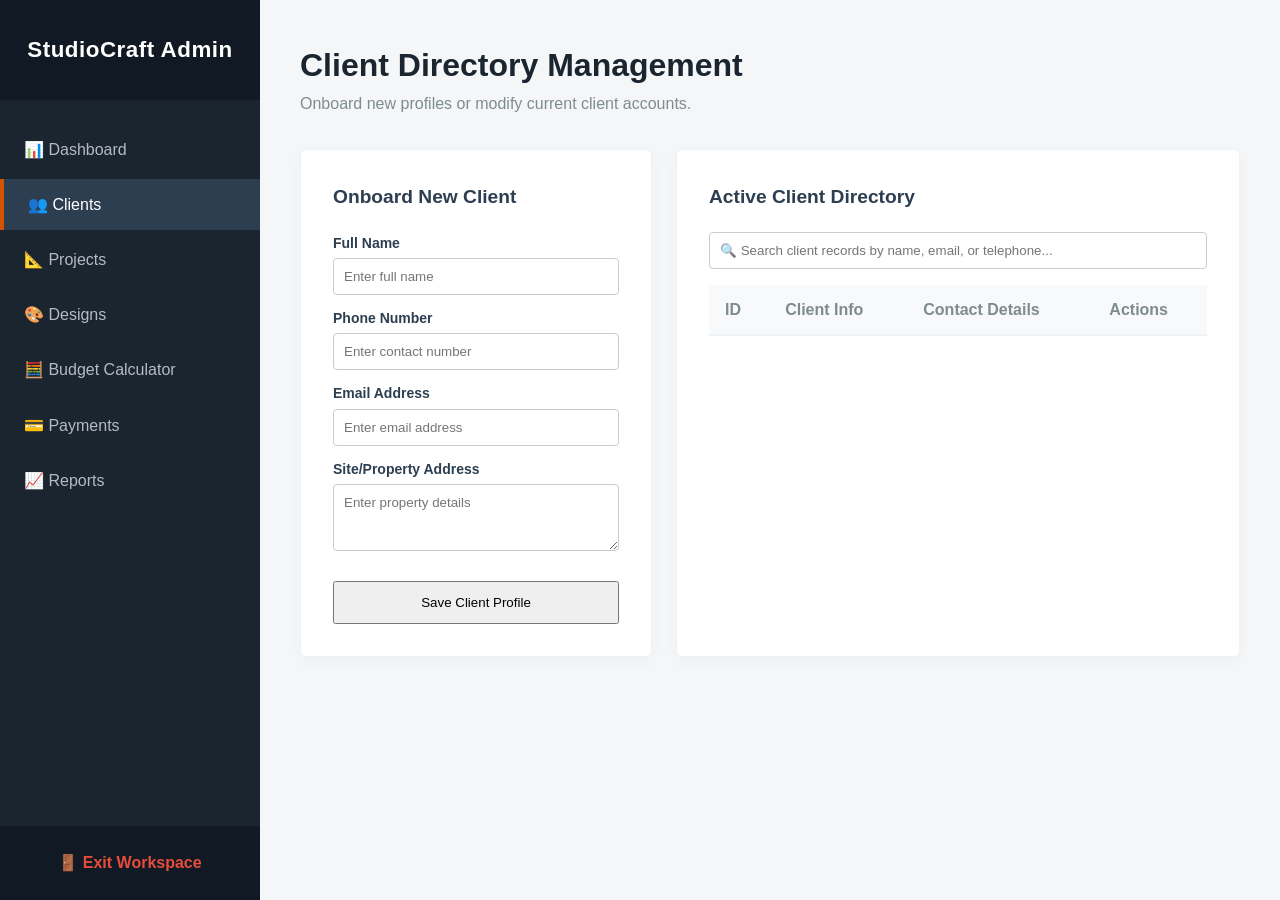
<file: clients.html>
<!DOCTYPE html>
<html lang="en">
<head>
    <meta charset="UTF-8">
    <meta name="viewport" content="width=device-width, initial-scale=1.0">
    <title>Client Management - Studio Workspace</title>
    <link rel="stylesheet" href="style.css">
    <style>
        /* Specific layouts to keep Client management looking professional */
        .workspace-split {
            display: flex;
            gap: 24px;
            flex-wrap: wrap;
            margin-top: 20px;
        }
        .form-side {
            flex: 1 1 320px;
            max-width: 400px;
        }
        .table-side {
            flex: 2 1 500px;
        }
        .search-container {
            margin-bottom: 16px;
            display: flex;
            gap: 10px;
        }
        .search-container input {
            flex: 1;
            padding: 10px;
            border: 1px solid #ccc;
            border-radius: 4px;
        }
        .form-box-layout input, .form-box-layout textarea {
            width: 100%;
            padding: 10px;
            margin-bottom: 12px;
            border: 1px solid #ccc;
            border-radius: 4px;
            box-sizing: border-box;
        }
        .form-box-layout label {
            font-weight: 600;
            display: block;
            margin-bottom: 4px;
            font-size: 14px;
        }
        .btn-action {
            padding: 6px 12px;
            border: none;
            border-radius: 4px;
            cursor: pointer;
            font-size: 13px;
            font-weight: 600;
        }
        .btn-edit { background-color: #f39c12; color: white; margin-right: 4px; }
        .btn-delete { background-color: #e74c3c; color: white; }
    </style>
</head>
<body class="dashboard-body">

    <!-- Workspace Sidebar Panel Layout -->
    <aside class="sidebar">
        <div class="sidebar-brand">StudioCraft Admin</div>
        <ul class="sidebar-menu">
            <li><a href="dashboard.html">📊 Dashboard</a></li>
            <li><a href="clients.html" class="active">👥 Clients</a></li>
            <li><a href="projects.html">📐 Projects</a></li>
            <li><a href="#">🎨 Designs</a></li>
            <li><a href="#">🧮 Budget Calculator</a></li>
            <li><a href="#">💳 Payments</a></li>
            <li><a href="#">📈 Reports</a></li>
        </ul>
        <div class="sidebar-footer">
            <a href="home.html">🚪 Exit Workspace</a>
        </div>
    </aside>

    <!-- Main Workspace Content Panel -->
    <main class="dashboard-main">
        <div class="workspace-header">
            <h2>Client Directory Management</h2>
            <p>Onboard new profiles or modify current client accounts.</p>
        </div>

        <div class="workspace-split">
            <!-- Left Side: Registration / Editing Form -->
            <section class="form-side data-box">
                <h3 id="formTitle">Onboard New Client</h3>
                <form id="clientForm" class="form-box-layout">
                    <input type="hidden" id="clientId">
                    
                    <label for="clientName">Full Name</label>
                    <input type="text" id="clientName" placeholder="Enter full name" required>

                    <label for="clientPhone">Phone Number</label>
                    <input type="tel" id="clientPhone" placeholder="Enter contact number" required>

                    <label for="clientEmail">Email Address</label>
                    <input type="email" id="clientEmail" placeholder="Enter email address" required>

                    <label for="clientAddress">Site/Property Address</label>
                    <textarea id="clientAddress" rows="3" placeholder="Enter property details" required></textarea>

                    <button type="submit" id="submitBtn" class="btn btn-primary" style="width: 100%; padding: 12px; margin-top: 10px;">Save Client Profile</button>
                    <button type="button" id="cancelBtn" class="btn" style="width: 100%; padding: 10px; margin-top: 8px; display: none; background-color: #7f8c8d; color: white;">Cancel Edit</button>
                </form>
            </section>

            <!-- Right Side: Search and Directory Table Grid -->
            <section class="table-side data-box">
                <h3>Active Client Directory</h3>
                
                <div class="search-container">
                    <input type="text" id="searchBar" placeholder="🔍 Search client records by name, email, or telephone..." onkeyup="searchClients()">
                </div>

                <table class="dashboard-table">
                    <thead>
                        <tr>
                            <th>ID</th>
                            <th>Client Info</th>
                            <th>Contact Details</th>
                            <th>Actions</th>
                        </tr>
                    </thead>
                    <tbody id="clientTableBody">
                        <!-- Javascript will automatically render client accounts here -->
                    </tbody>
                </table>
            </section>
        </div>
    </main>

    <script src="clients.js?v=2"></script>
</body>
</html>
</file>
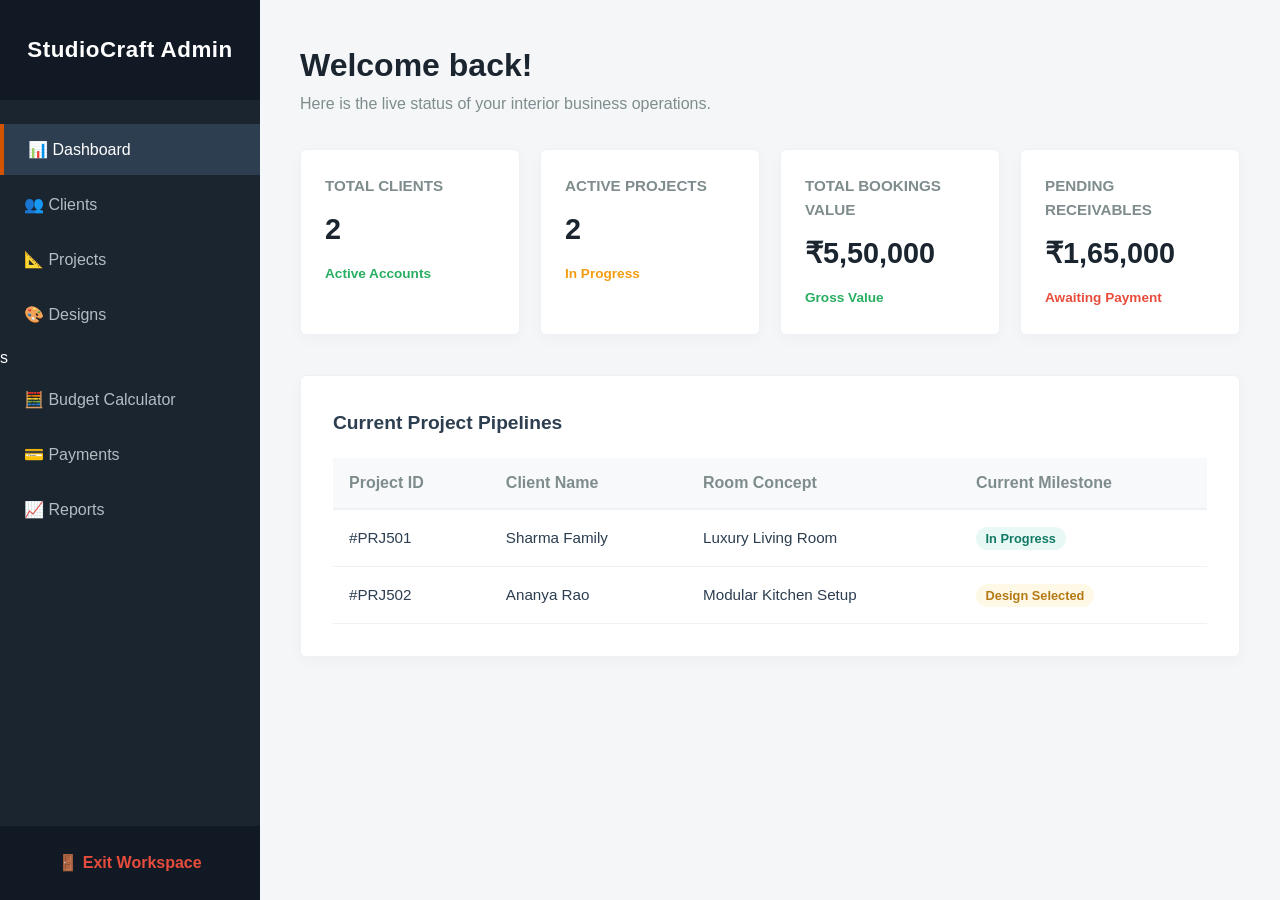
<file: dashboard.html>
<!DOCTYPE html>
<html lang="en">
<head>
    <meta charset="UTF-8">
    <meta name="viewport" content="width=device-width, initial-scale=1.0">
    <title>Designer Dashboard - Studio Workspace</title>
    <!-- Import your existing unified project styles -->
    <link rel="stylesheet" href="style.css?v=2">

</head>
<body class="dashboard-body">

    <!-- Workspace Sidebar Panel Layout -->
    <!-- Workspace Sidebar Panel Layout -->
<aside class="sidebar">
    <div class="sidebar-brand">StudioCraft Admin</div>
    <ul class="sidebar-menu">
        <li><a href="dashboard.html" class="active">📊 Dashboard</a></li>
        <li><a href="clients.html">👥 Clients</a></li>
        <li><a href="projects.html">📐 Projects</a></li>
        <li><a href="#">🎨 Designs</a></li>s
        <li><a href="#">🧮 Budget Calculator</a></li>
        <li><a href="#">💳 Payments</a></li>
        <li><a href="#">📈 Reports</a></li>
    </ul>
    <div class="sidebar-footer">
        <a href="home.html" id="logoutBtn">🚪 Exit Workspace</a>
    </div>
</aside>


    <!-- Main Live Workspace Panel View -->
    <main class="dashboard-main">
        <div class="workspace-header">
            <h2 id="welcomeHeading">Welcome back!</h2>
            <p>Here is the live status of your interior business operations.</p>
        </div>

        <!-- Operational Metrics Cards Grid Layout -->
        <section class="metrics-grid">
            <div class="metric-card">
                <h3>Total Clients</h3>
                <div class="number" id="dashTotalClients">0</div>
                <span class="status-up">Active Accounts</span>
            </div>
            <div class="metric-card">
                <h3>Active Projects</h3>
                <div class="number" id="dashActiveProjects">0</div>
                <span class="status-pending">In Progress</span>
            </div>
            <div class="metric-card">
                <h3>Total Bookings Value</h3>
                <div class="number" id="dashTotalBudget">₹0</div>
                <span class="status-up">Gross Value</span>
            </div>
            <div class="metric-card">
                <h3>Pending Receivables</h3>
                <div class="number" id="dashPendingPayments">₹0</div>
                <span class="status-alert">Awaiting Payment</span>
            </div>
        </section>

        <!-- Current Operational Projects Pipeline Container -->
        <section class="data-box">
            <h3>Current Project Pipelines</h3>
            <table class="dashboard-table">
                <thead>
                    <tr>
                        <th>Project ID</th>
                        <th>Client Name</th>
                        <th>Room Concept</th>
                        <th>Current Milestone</th>
                    </tr>
                </thead>
                <tbody id="dashProjectTableBody">
                    <!-- Dynamic client assignment pipelines injected here by JS -->
                </tbody>
            </table>
        </section>
    </main>

    <!-- Initialize Dashboard Automation Controls -->
    <script src="dashboard.js"></script>
</body>
</html>
</file>
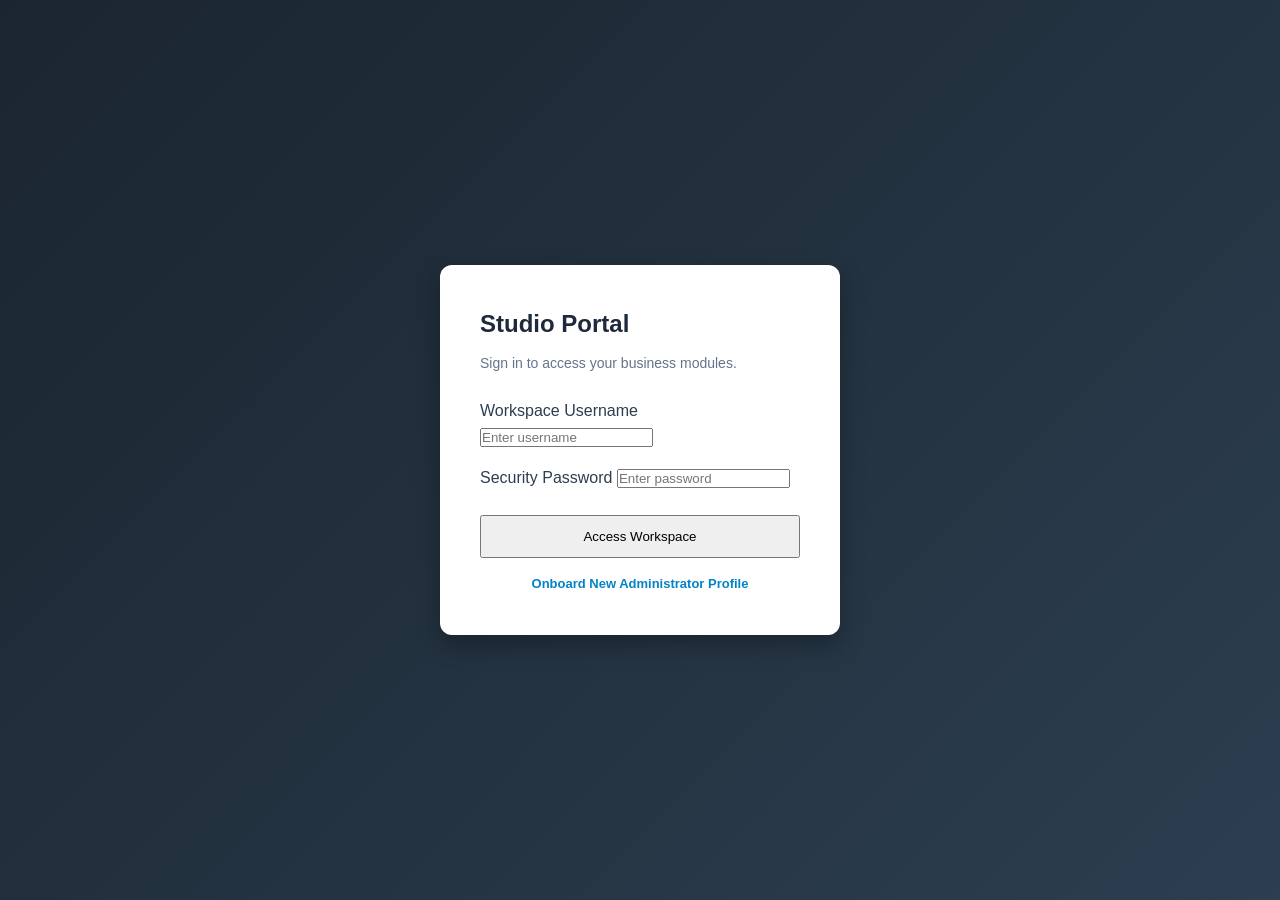
<file: login.html>
<!DOCTYPE html>
<html lang="en">
<head>
    <meta charset="UTF-8">
    <meta name="viewport" content="width=device-width, initial-scale=1.0">
    <title>Workspace Portal - Studio Admin</title>
    <!-- Links clean structural design styles -->
    <link rel="stylesheet" href="style.css">
    <style>
        /* Small unique centered adjustments for Auth windows specifically */
        body {
            justify-content: center;
            align-items: center;
            background: linear-gradient(135deg, #0f172a 0%, #1e293b 100%);
        }
        .auth-card {
            background: white;
            padding: 40px;
            border-radius: 12px;
            width: 100%;
            max-width: 400px;
            box-shadow: 0 10px 25px rgba(0,0,0,0.3);
        }
        .auth-card h2 {
            margin-bottom: 8px;
            color: #1e293b;
            font-weight: 700;
        }
        .auth-card p {
            color: #64748b;
            font-size: 14px;
            margin-bottom: 24px;
        }
        .auth-link {
            display: block;
            margin-top: 16px;
            text-align: center;
            font-size: 13px;
            color: #0284c7;
            text-decoration: none;
            font-weight: 600;
        }
        .auth-link:hover { text-decoration: underline; }
    </style>
</head>
<body class = "auth-body">

    <div class="auth-card">
        <h2>Studio Portal</h2>
        <p>Sign in to access your business modules.</p>
        
        <form id="loginForm">
            <div class="form-group" style="margin-bottom: 16px;">
                <label for="loginUsername">Workspace Username</label>
                <input type="text" id="loginUsername" placeholder="Enter username" required>
            </div>
            <div class="form-group" style="margin-bottom: 24px;">
                <label for="loginPassword">Security Password</label>
                <input type="password" id="loginPassword" placeholder="Enter password" required>
            </div>
            <button type="submit" class="btn btn-primary" style="width: 100%; padding: 12px;">Access Workspace</button>
        </form>

        <a href="register.html" class="auth-link">Onboard New Administrator Profile</a>
    </div>

    <!-- Injecting authentication management script -->
    <script src="auth.js"></script>
</body>
</html>
</file>
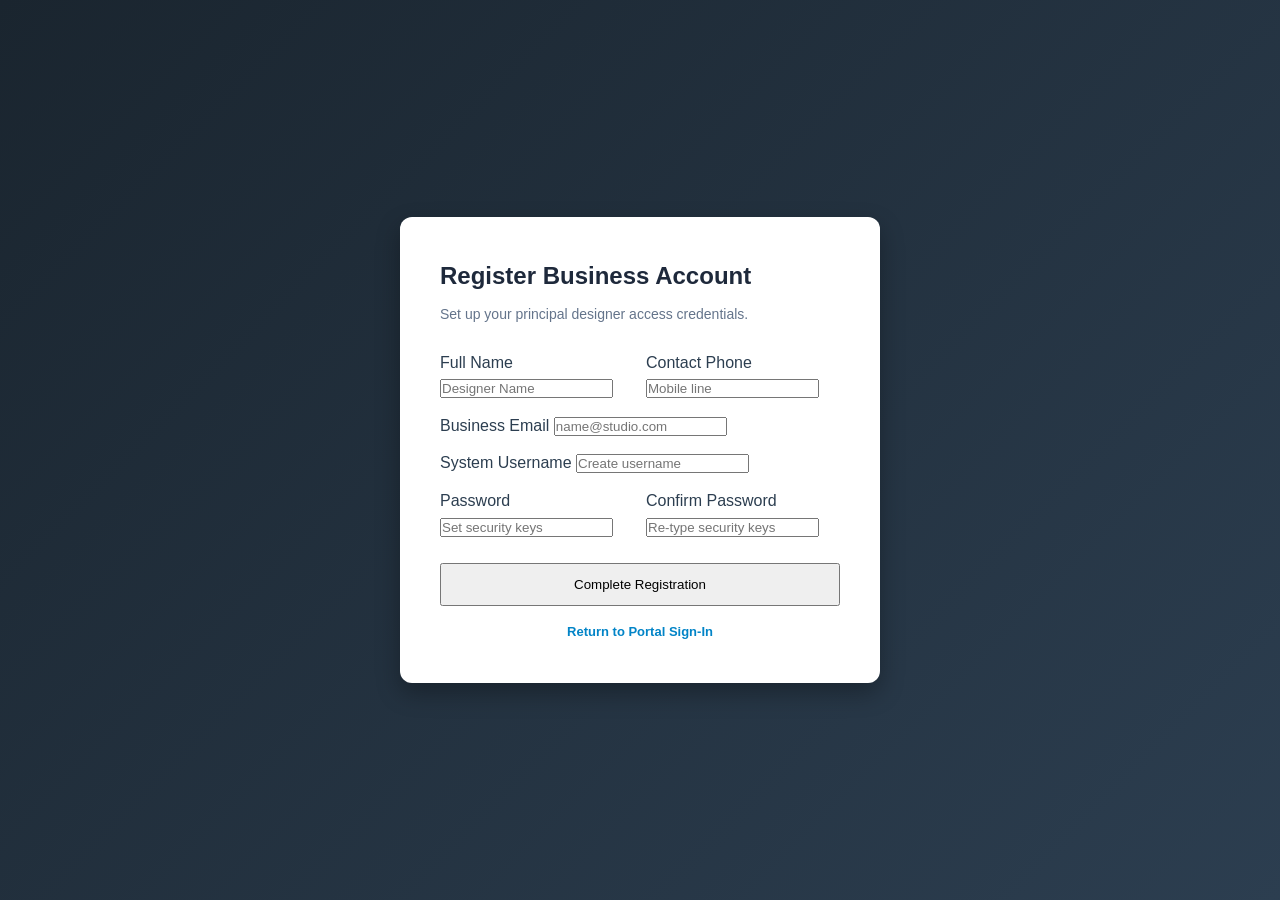
<file: register.html>
<!DOCTYPE html>
<html lang="en">
<head>
    <meta charset="UTF-8">
    <meta name="viewport" content="width=device-width, initial-scale=1.0">
    <title>Administrator Registration - Studio Workspace</title>
    <link rel="stylesheet" href="style.css">
    <style>
        body {
            justify-content: center;
            align-items: center;
            background: linear-gradient(135deg, #0f172a 0%, #1e293b 100%);
        }
        .auth-card {
            background: white;
            padding: 40px;
            border-radius: 12px;
            width: 100%;
            max-width: 480px;
            box-shadow: 0 10px 25px rgba(0,0,0,0.3);
        }
        .auth-card h2 {
            margin-bottom: 8px;
            color: #1e293b;
            font-weight: 700;
        }
        .auth-card p {
            color: #64748b;
            font-size: 14px;
            margin-bottom: 24px;
        }
        .auth-link {
            display: block;
            margin-top: 16px;
            text-align: center;
            font-size: 13px;
            color: #0284c7;
            text-decoration: none;
            font-weight: 600;
        }
        .auth-link:hover { text-decoration: underline; }
    </style>
</head>
<body class = "auth-body">

    <div class="auth-card">
        <h2>Register Business Account</h2>
        <p>Set up your principal designer access credentials.</p>
        
        <form id="registerForm">
            <div style="display: grid; grid-template-columns: 1fr 1fr; gap: 12px; margin-bottom: 12px;">
                <div class="form-group">
                    <label for="regName">Full Name</label>
                    <input type="text" id="regName" placeholder="Designer Name" required>
                </div>
                <div class="form-group">
                    <label for="regPhone">Contact Phone</label>
                    <input type="tel" id="regPhone" placeholder="Mobile line" required>
                </div>
            </div>
            
            <div class="form-group" style="margin-bottom: 12px;">
                <label for="regEmail">Business Email</label>
                <input type="email" id="regEmail" placeholder="name@studio.com" required>
            </div>
            
            <div class="form-group" style="margin-bottom: 12px;">
                <label for="regUsername">System Username</label>
                <input type="text" id="regUsername" placeholder="Create username" required>
            </div>
            
            <div style="display: grid; grid-template-columns: 1fr 1fr; gap: 12px; margin-bottom: 24px;">
                <div class="form-group">
                    <label for="regPassword">Password</label>
                    <input type="password" id="regPassword" placeholder="Set security keys" required>
                </div>
                <div class="form-group">
                    <label for="regConfirmPassword">Confirm Password</label>
                    <input type="password" id="regConfirmPassword" placeholder="Re-type security keys" required>
                </div>
            </div>
            
            <button type="submit" class="btn btn-primary" style="width: 100%; padding: 12px;">Complete Registration</button>
        </form>

        <a href="login.html" class="auth-link">Return to Portal Sign-In</a>
    </div>

    <script src="auth.js"></script>
</body>
</html>
</file>
<file: style.css>
/* General Reset */
* {
    margin: 0;
    padding: 0;
    box-sizing: border-box;
    font-family: 'Segoe UI', Tahoma, Geneva, Verdana, sans-serif;
}

body {
    background-color: #fcfcfc;
    color: #2c3e50;
    line-height: 1.6;
}

/* Navigation Bar */
.navbar {
    display: flex;
    justify-content: space-between;
    align-items: center;
    background-color: #1a252f;
    padding: 1.2rem 3rem;
    position: fixed;
    width: 100%;
    top: 0;
    left: 0;
    z-index: 1000;
}

.logo {
    color: #fff;
    font-size: 1.6rem;
    font-weight: 700;
    letter-spacing: 1px;
}

.nav-links {
    list-style: none;
    display: flex;
    align-items: center;
}

.nav-links li {
    margin-left: 25px;
}

.nav-links a {
    color: #b4bcc2;
    text-decoration: none;
    font-weight: 500;
    transition: color 0.3s;
}

.nav-links a:hover {
    color: #fff;
}

.btn-nav {
    background-color: #d35400;
    padding: 0.6rem 1.2rem;
    border-radius: 4px;
    color: #fff !important;
}

/* Hero Section */
.hero {
    background: linear-gradient(rgba(26, 37, 47, 0.75), rgba(26, 37, 47, 0.75)), url('interior home pic.jpeg') no-repeat center center/cover;
    height: 85vh;
    display: flex;
    justify-content: center;
    align-items: center;
    text-align: center;
    color: #fff;
    padding: 0 1.5rem;
    margin-top: 60px;
}

.hero-content h1 {
    font-size: 3rem;
    margin-bottom: 1.2rem;
    font-weight: 700;
}

.hero-content p {
    font-size: 1.25rem;
    max-width: 700px;
    margin: 0 auto 2.5rem auto;
    color: #eaeded;
}

.btn-main {
    background-color: #d35400;
    color: #fff;
    padding: 0.8rem 2rem;
    text-decoration: none;
    font-size: 1.1rem;
    font-weight: 600;
    border-radius: 4px;
    transition: background 0.3s, transform 0.2s;
    display: inline-block;
}

.btn-main:hover {
    background-color: #e67e22;
    transform: translateY(-2px);
}

/* Common Section Headers */
.services, .showcase, .about {
    padding: 5rem 2rem;
    text-align: center;
}

.services h2, .showcase h2, .about h2 {
    font-size: 2.2rem;
    margin-bottom: 1rem;
    color: #1a252f;
    position: relative;
}

.section-subtitle {
    color: #7f8c8d;
    margin-bottom: 3rem;
    font-size: 1.1rem;
}

/* Services / Features Section */
.card-container {
    display: flex;
    justify-content: center;
    gap: 30px;
    flex-wrap: wrap;
    margin-top: 2rem;
}

.card {
    background: #fff;
    padding: 2.5rem 2rem;
    border-radius: 8px;
    box-shadow: 0 10px 30px rgba(0,0,0,0.05);
    max-width: 320px;
    text-align: center;
    transition: transform 0.3s;
    border: 1px solid #f0f0f0;
}

.card:hover {
    transform: translateY(-5px);
}

.card-icon {
    font-size: 2.5rem;
    margin-bottom: 1rem;
}

.card h3 {
    margin-bottom: 1rem;
    color: #1a252f;
    font-size: 1.4rem;
}

.card p {
    color: #7f8c8d;
    font-size: 0.95rem;
}

/* Showcase Section with Live Images */
.showcase {
    background-color: #f8f9fa;
}

.image-grid {
    display: flex;
    justify-content: center;
    gap: 20px;
    flex-wrap: wrap;
    max-width: 1100px;
    margin: 0 auto;
}

.grid-item {
    position: relative;
    flex: 1 1 300px;
    max-width: 350px;
    height: 250px;
    border-radius: 8px;
    overflow: hidden;
    box-shadow: 0 8px 20px rgba(0,0,0,0.1);
}

.grid-item img {
    width: 100%;
    height: 100%;
    object-fit: cover;
    transition: transform 0.5s;
}

.grid-item:hover img {
    transform: scale(1.1);
}

.img-overlay {
    position: absolute;
    bottom: 0;
    left: 0;
    width: 100%;
    background: linear-gradient(transparent, rgba(0,0,0,0.8));
    padding: 1.5rem;
    box-sizing: border-box;
    text-align: left;
}

.img-overlay h4 {
    color: #fff;
    font-size: 1.2rem;
    font-weight: 600;
}

/* About Section */
.about p {
    max-width: 750px;
    margin: 0 auto;
    font-size: 1.15rem;
    color: #566573;
}

/* Footer */
footer {
    background-color: #1a252f;
    color: #7f8c8d;
    text-align: center;
    padding: 2rem;
    font-size: 0.95rem;
    border-top: 1px solid #2c3e50;
}

/* ==========================================================================
   Authentication Pages (Login & Register) Styles
   ========================================================================== */
/* ==========================================================================
   Authentication Pages (Login & Register) Styles
   ========================================================================== */
.auth-body {
    background: linear-gradient(135deg, #1a252f 0%, #2c3e50 100%);
    display: flex;
    justify-content: center; /* Centers horizontally */
    align-items: center;     /* Centers vertically */
    min-height: 100vh;       /* Takes up full viewport height */
    margin: 0;               /* Removes default browser margins */
    padding: 2rem 1rem;
    box-sizing: border-box;
}


.auth-container {
    background: #fff;
    padding: 3rem 2.5rem;
    border-radius: 8px;
    box-shadow: 0 15px 35px rgba(0,0,0,0.2);
    width: 100%;
    max-width: 420px;
    text-align: center;
}

.auth-container h2 {
    color: #1a252f;
    font-size: 2rem;
    margin-bottom: 0.5rem;
}

.auth-subtitle {
    color: #7f8c8d;
    font-size: 0.95rem;
    margin-bottom: 2rem;
}

.input-group {
    text-align: left;
    margin-bottom: 1.25rem;
}

.input-group label {
    display: block;
    font-size: 0.9rem;
    font-weight: 600;
    margin-bottom: 0.4rem;
    color: #2c3e50;
}

.input-group input {
    width: 100%;
    padding: 0.75rem 1rem;
    border: 1px solid #ccc;
    border-radius: 4px;
    font-size: 0.95rem;
    outline: none;
    transition: border-color 0.3s;
    box-sizing: border-box;
}

.input-group input:focus {
    border-color: #d35400;
}

.btn-auth {
    width: 100%;
    background-color: #d35400;
    color: #fff;
    padding: 0.8rem;
    border: none;
    border-radius: 4px;
    font-size: 1.1rem;
    font-weight: 600;
    cursor: pointer;
    transition: background 0.3s;
    margin-top: 1rem;
}

.btn-auth:hover {
    background-color: #e67e22;
}

.auth-footer {
    margin-top: 1.5rem;
    font-size: 0.9rem;
    color: #566573;
}

.auth-footer a, .auth-back a {
    color: #d35400;
    text-decoration: none;
    font-weight: 600;
}

.auth-footer a:hover, .auth-back a:hover {
    text-decoration: underline;
}

.auth-back {
    margin-top: 1rem;
    font-size: 0.85rem;
}

/* ==========================================================================
   Dashboard Workspace Grid Layout Styles
   ========================================================================== */
.dashboard-body {
    display: flex;
    background-color: #f4f6f8;
    min-height: 100vh;
    color: #2c3e50;
}

/* Sidebar Styling */
/* Sidebar Styling Fix */
.sidebar {
    width: 260px;
    background-color: #1a252f;
    color: #fff;
    display: flex;
    flex-direction: column;
    position: fixed;
    height: 100vh;
    top: 0;
    left: 0;
    z-index: 10;
}

.sidebar-brand {
    padding: 2rem 1.5rem;
    font-size: 1.4rem;
    font-weight: 700;
    background-color: #111a24;
    letter-spacing: 0.5px;
    text-align: center;
}

.sidebar-menu {
    list-style: none;
    padding: 1.5rem 0;
    flex-grow: 1;
    display: flex;
    flex-direction: column;
    gap: 4px; /* Balanced gap between menu items */
}

.sidebar-menu li {
    width: 100%;
}

.sidebar-menu li a {
    display: flex;
    align-items: center;
    gap: 12px; /* Spaces out your icons nicely from text */
    padding: 0.8rem 1.5rem;
    color: #b4bcc2;
    text-decoration: none;
    font-weight: 500;
    transition: all 0.3s;
    width: 100%;
    box-sizing: border-box;
}

.sidebar-menu li a:hover, .sidebar-menu li a.active {
    color: #fff;
    background-color: #2c3e50;
    border-left: 4px solid #d35400;
}

.sidebar-footer {
    padding: 1.5rem;
    background-color: #111a24;
    text-align: center;
}

.sidebar-footer a {
    color: #e74c3c;
    text-decoration: none;
    font-weight: 600;
    display: flex;
    align-items: center;
    justify-content: center;
    gap: 8px;
}


/* Main Content Workspace */
.dashboard-main {
    margin-left: 260px;
    padding: 2.5rem;
    width: calc(100% - 260px);
    box-sizing: border-box;
}

.workspace-header {
    margin-bottom: 2rem;
}

.workspace-header h2 {
    font-size: 2rem;
    color: #1a252f;
}

.workspace-header p {
    color: #7f8c8d;
}

/* Operational Metrics Cards Grid */
.metrics-grid {
    display: flex;
    gap: 20px;
    flex-wrap: wrap;
    margin-bottom: 2.5rem;
}

.metric-card {
    background: #fff;
    padding: 1.5rem;
    border-radius: 6px;
    box-shadow: 0 4px 15px rgba(0,0,0,0.03);
    flex: 1 1 220px;
    border: 1px solid #eef1f5;
}

.metric-card h3 {
    font-size: 0.95rem;
    color: #7f8c8d;
    text-transform: uppercase;
    margin-bottom: 0.5rem;
}

.metric-card .number {
    font-size: 1.8rem;
    font-weight: 700;
    color: #1a252f;
    margin-bottom: 0.5rem;
}

.status-up { color: #27ae60; font-size: 0.85rem; font-weight: 600; }
.status-pending { color: #f39c12; font-size: 0.85rem; font-weight: 600; }
.status-alert { color: #e74c3c; font-size: 0.85rem; font-weight: 600; }

/* Dashboard Tables and Data Containers */
.data-box {
    background: #fff;
    padding: 2rem;
    border-radius: 6px;
    box-shadow: 0 4px 15px rgba(0,0,0,0.03);
    border: 1px solid #eef1f5;
}

.data-box h3 {
    margin-bottom: 1.2rem;
    font-size: 1.2rem;
}

.dashboard-table {
    width: 100%;
    border-collapse: collapse;
    text-align: left;
}

.dashboard-table th {
    background-color: #f8f9fa;
    padding: 0.75rem 1rem;
    font-weight: 600;
    color: #7f8c8d;
    border-bottom: 2px solid #eef1f5;
}

.dashboard-table td {
    padding: 1rem;
    border-bottom: 1px solid #eef1f5;
    font-size: 0.95rem;
}

/* Status Badges */
.badge {
    padding: 0.25rem 0.6rem;
    border-radius: 20px;
    font-size: 0.8rem;
    font-weight: 600;
}
.badge-progress { background-color: #e8f8f5; color: #117a65; }
.badge-design { background-color: #fef9e7; color: #b57914; }
.badge-planning { background-color: #ebf5fb; color: #2980b9; }
</file>
